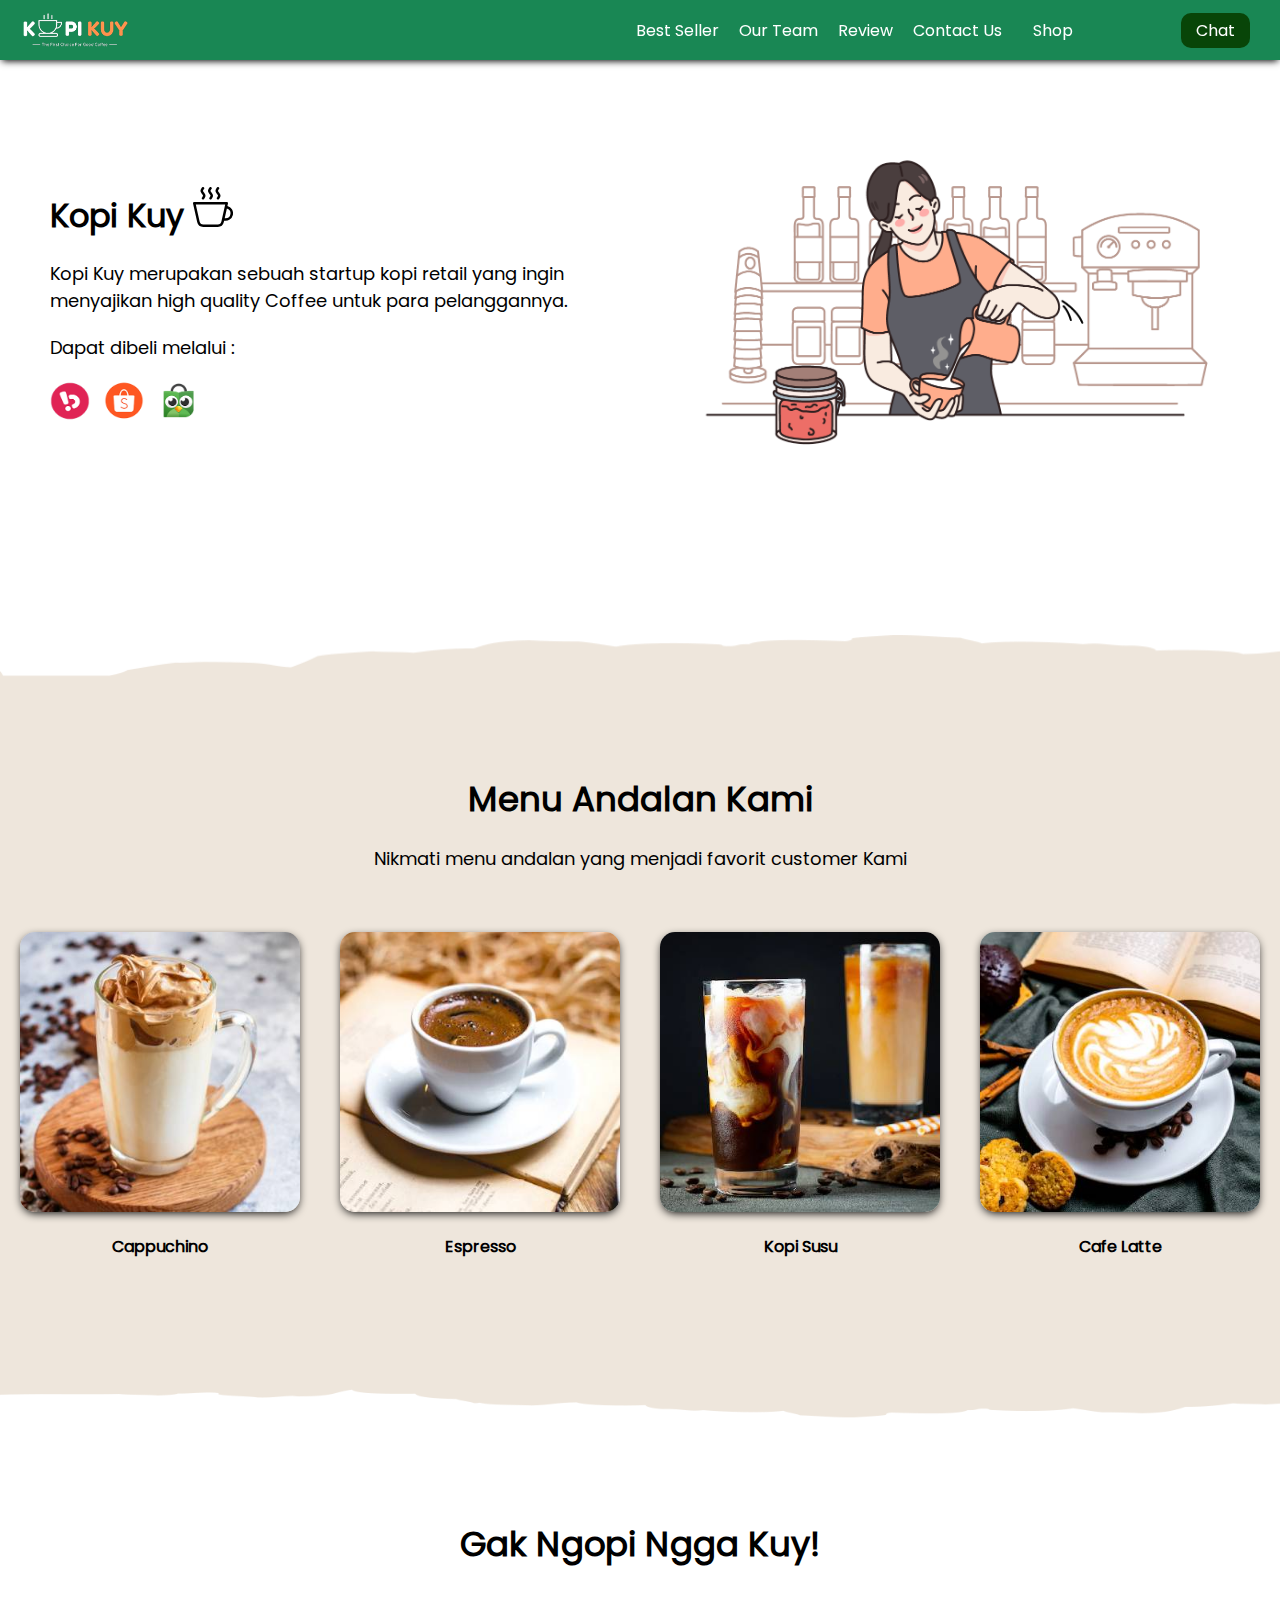
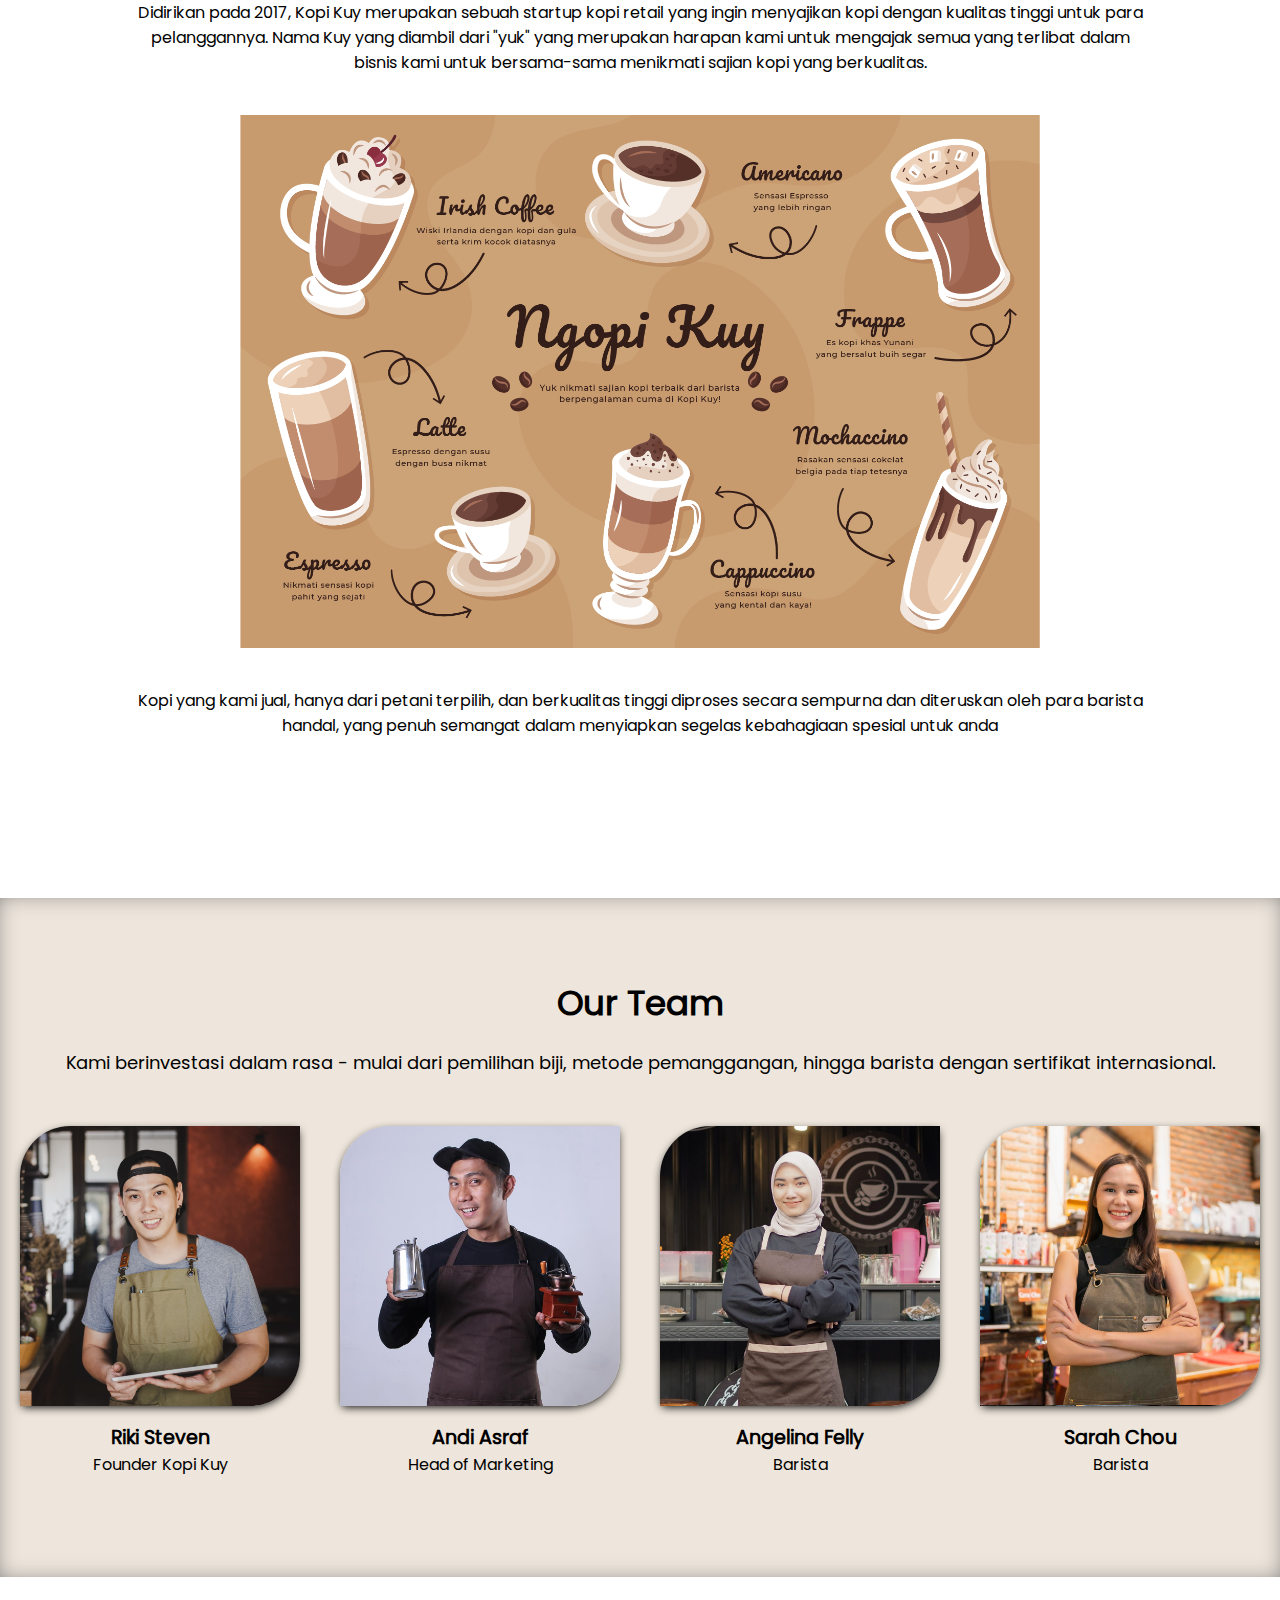
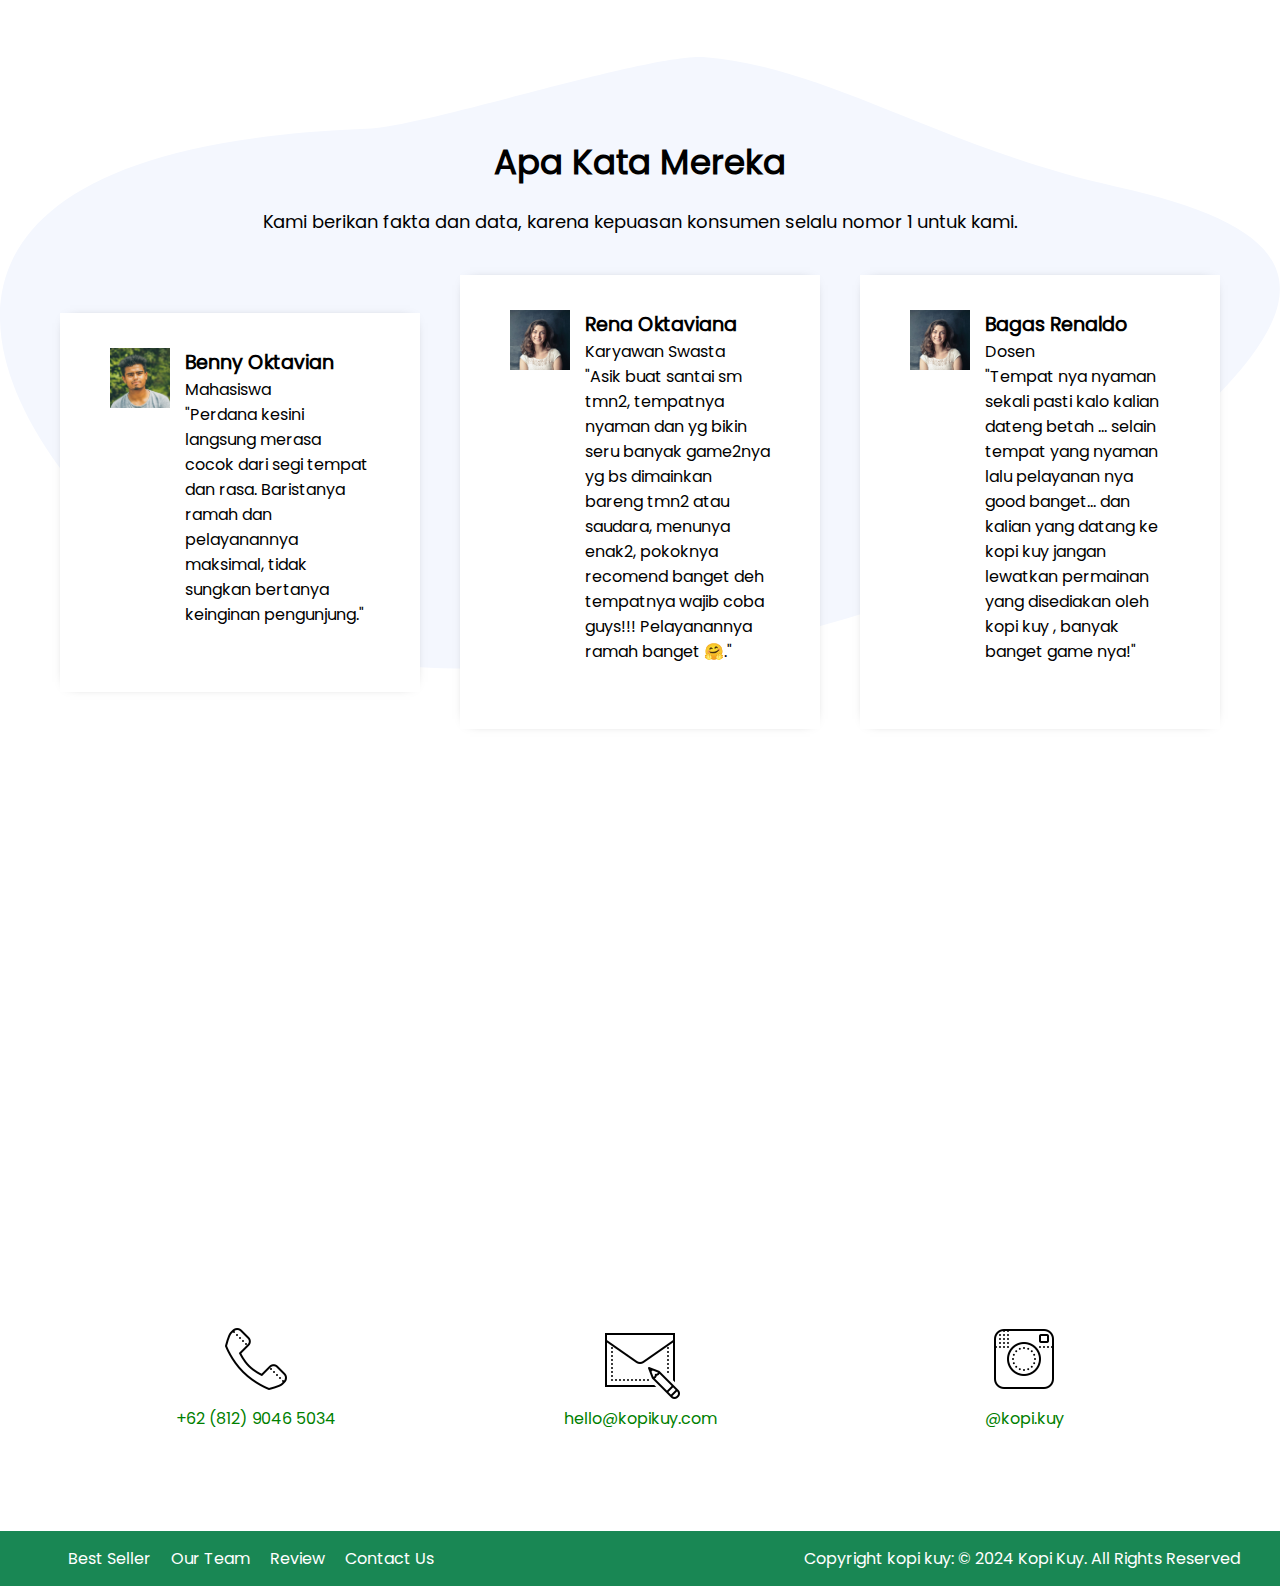
<file: index.html>
<!DOCTYPE html>
<html lang="id">

<head>
    <meta charset="UTF-8">
    <meta http-equiv="X-UA-Compatible" content="IE=edge">
    <meta name="viewport" content="width=device-width, initial-scale=1.0">
    <link rel="shortcut icon" href="images/favicon.ico" type="image/x-icon">
    <title>Website Kopi Kuy</title>
    <link rel="stylesheet" href="css/style.css">
</head>

<body>
    <nav>
        <img class="logo" src="images/logo/logo_kuy.png">
        <div class="navigasi">
            <a href="#best-seller">Best Seller</a>
            <a href="#our-team">Our Team</a>
            <a href="#review">Review</a>
            <a href="#contact-us">Contact Us</a>
        </div>
        <a class="shop" href="produk.html">Shop</a>
        <a class="chat" href="https://wa.me/628123456?text=Saya ingin bertanya" target="_blank">Chat</a>
    </nav>

    <!--Tulis kode header mulai di baris 28-->

    <header>
        <div class="kiri">
            <h1>
                Kopi Kuy <img src="images/icon/icon_kopi.svg
                " alt="">
            </h1>
            <p>
                Kopi Kuy merupakan sebuah startup kopi retail yang ingin menyajikan
                high quality Coffee untuk para pelanggannya.
            </p>
            <p>
                Dapat dibeli melalui :
            </p>
            <div class="olshop">
                <img src="images/logo/logo_bukalapak.png" alt="">
                <img src="images/logo/logo_shopee.png" alt="">
                <img src="images/logo/logo_tokopedia.png" alt="">
            </div>
        </div>
        <div class="kanan">
            <img src="images/header/header1.png" alt="">
        </div>
    </header>

    <section class="best-seller" id="best-seller">
        <h2>
            Menu Andalan Kami
        </h2>
        <p>
            Nikmati menu andalan yang menjadi favorit customer Kami
        </p>
        <div class="produk">
            <img src="images/produk/product_capuchino.jpg" alt="">
            <p>
                Cappuchino
            </p>
        </div>
        <div class="produk">
            <img src="images/produk/product_espresso.jpg" alt="">
            <p>
                Espresso
            </p>
        </div>
        <div class="produk">
            <img src="images/produk/product_kopi_susu.jpg" alt="">
            <p>
                Kopi Susu
            </p>
        </div>
        <div class="produk">
            <img src="images/produk/product_latte.jpg" alt="">
            <p>
                Cafe Latte
            </p>
        </div>



    </section>

    <section class="about-us" id="about-us">
        <h2>
            Gak Ngopi Ngga Kuy!
        </h2>
        <p>
            Didirikan pada 2017, Kopi Kuy merupakan sebuah startup kopi retail
            yang ingin menyajikan kopi dengan kualitas tinggi untuk para pelanggannya.
            Nama Kuy yang diambil dari "yuk" yang merupakan harapan kami untuk mengajak semua
            yang terlibat dalam bisnis kami untuk bersama-sama menikmati sajian kopi yang berkualitas.
        </p>
        <img src="images/about-us/aset_kopi_jumbo.png" alt="">
        <p>
            Kopi yang kami jual, hanya dari petani terpilih, dan berkualitas tinggi diproses
            secara sempurna dan diteruskan oleh para barista handal, yang penuh semangat
            dalam menyiapkan segelas kebahagiaan spesial untuk anda

        </p>
    </section>

    <section class="our-team" id="our-team">
        <h2>
            Our Team
        </h2>
        <p>
            Kami berinvestasi dalam rasa - mulai dari pemilihan biji, metode pemanggangan,
            hingga barista dengan sertifikat internasional.

        </p>
        <div class="team">
            <img src="images/team/team1.jpg" alt="">
            <h3>
                Riki Steven
            </h3>
            <p>
                Founder Kopi Kuy

            </p>

        </div>
        <div class="team">
            <img src="images/team/team2.jpg" alt="">
            <h3>
                Andi Asraf
            </h3>
            <p>
                Head of Marketing
            </p>
        </div>
        <div class="team">
            <img src="images/team/team3.jpg" alt="">
            <h3>
                Angelina Felly
            </h3>
            <p>
                Barista

            </p>
        </div>
        <div class="team">
            <img src="images/team/team4.jpg" alt="">
            <h3>
                Sarah Chou
            </h3>
            <p>
                Barista
            </p>
        </div>
    </section>
    <section class="review" id="review">
        <h2>
            Apa Kata Mereka

        </h2>
        <p>
            Kami berikan fakta dan data, karena kepuasan konsumen selalu nomor 1 untuk kami.
        </p>
        <div class="testimoni">
            <img src="images/customer/customer1.jpg" alt="">
            <div class="profile">
                <h3>
                    Benny Oktavian
                </h3>
                <p>
                    Mahasiswa
                </p>
                <p>
                    "Perdana kesini langsung merasa cocok dari segi tempat dan rasa.
                    Baristanya ramah dan pelayanannya maksimal, tidak sungkan bertanya keinginan pengunjung."
                </p>
            </div>
        </div>
        <div class="testimoni">
            <img src="images/customer/customer2.jpg" alt="">
            <div class="profile">
                <h3>
                    Rena Oktaviana
                </h3>
                <p>
                    Karyawan Swasta
                </p>
                <p>
                    "Asik buat santai sm tmn2, tempatnya nyaman dan yg bikin seru banyak game2nya
                    yg bs dimainkan bareng tmn2 atau saudara, menunya enak2, pokoknya recomend
                    banget deh tempatnya wajib coba guys!!! Pelayanannya ramah banget 🤗."
                </p>
            </div>

        </div>
        <div class="testimoni">
            <img src="images/customer/customer2.jpg" alt="">
            <div class="profile">

                <h3>
                    Bagas Renaldo
                </h3>
                <p>
                    Dosen
                </p>
                <p>
                    "Tempat nya nyaman sekali pasti kalo kalian dateng betah ...
                    selain tempat yang nyaman lalu pelayanan nya good banget...
                    dan kalian yang datang ke kopi kuy jangan lewatkan permainan yang disediakan
                    oleh kopi kuy , banyak banget game nya!"
                </p>
            </div>
        </div>
    </section>
    <section class="contact-us" id="contact-us">
        <iframe
            src="https://www.google.com/maps/embed?pb=!1m14!1m8!1m3!1d7932.741866032694!2d106.668581!3d-6.214715!3m2!1i1024!2i768!4f13.1!3m3!1m2!1s0x2e69f9912c7f297b%3A0xe5a3a671dae861ab!2sKopi%20kuy!5e0!3m2!1sid!2sid!4v1680617229460!5m2!1sid!2sid"
            allowfullscreen="" loading="lazy" referrerpolicy="no-referrer-when-downgrade"></iframe>
        <div class="kontak">
            <img src="images/icon/icon_phone.png" alt="">
            <p>
                +62 (812) 9046 5034
            </p>
        </div>
        <div class="kontak">
            <img src="images/icon/icon_mail.png" alt="">
            <p>
                hello@kopikuy.com
            </p>
        </div>
        <div class="kontak">
            <img src="images/icon/icon_instagram.png
                " alt="">
            <p>
                @kopi.kuy
            </p>
        </div>
    </section>

    <footer>
        <div class="navigasi">
            <a href="#best-seller">Best Seller</a>
            <a href="#our-team">Our Team</a>
            <a href="#review
                ">Review</a>
            <a href="#contact-us
                ">Contact Us</a>
        </div>
        <p>
            Copyright kopi kuy: © 2024 Kopi Kuy. All Rights Reserved
        </p>

    </footer>




</body>

</html>
</file>
<file: css/style.css>
/* Kode * di bawah ini untuk mereset tampilan setiap web browser supaya seragam */

* {
   box-sizing: border-box;
   margin: 0;
   padding: 0;
}

html {
   /* scroll-behavior: smooth agar scroll ketika klik pada navigasi menjadi halus */
   scroll-behavior: smooth;
}

/* 
Kode di bawah ini untuk mengatur nav sampai footer agar memiliki tampilan flexibel
selengkapnya akan di bahas di hari ke 3
*/

nav,
header,
section,
footer {
   /* 
      display: flex memiliki pengaturan yang dapat mengatur agar elemen
      di dalamnya memiliki ukuran yang fleksibel
      digunakan saat ada elemen yang isinya lebih dari satu kolom
   */
   display: flex;
   /* 
      align-items: center mengatur elemen di dalamnya rata tengah vertikal
   */
   align-items: center;

   /* 
      justify-content: center mengatur elemen di dalamnya rata tengah horizontal
   */
   justify-content: center;

   /* 
      flex-wrap: wrap mengatur agar jika lebar elemen berlebih, maka elemen
      akan otomatis diletakan di baris baru (tidak dipaksakan di satu baris)
   */
   flex-wrap: wrap;
}



/* 
Kode @font-face untuk menginstall font ke dalam Website 
src adalah untuk lokasi fontnya, font dapat di cari di website https://fonts.google.com/
dengan memberi nama family, maka kita mendaftarkan font tersebut ke dalam website
*/

@font-face {
   src: url(../fonts/poppins.woff2);
   font-family: 'Poppins';
}

body {
   /* 
   mendaftarkan semua teks pada body menjadi family Poppins 
   kenapa pada body? karena elemen body membungkus semua elemen dari nav section sampai footer
   */
   font-family: 'Poppins';
}

/*
Misalnya ada font dari google yang bernama Irish Grover yang berada di:
https://fonts.gstatic.com/s/irishgrover/v23/buExpoi6YtLz2QW7LA4flVgv__RP.woff2

maka bisa coba copy kode berikut untuk menginstall font tadi:

@font-face {
  font-family: 'Irish Grover';
  font-style: normal;
  font-weight: 400;
  src: url(https://fonts.gstatic.com/s/irishgrover/v23/buExpoi6YtLz2QW7LA4flVgv__RP.woff2) format('woff2');
}

Jika kode di atas sudah di copy
Nanti pada element yang ingin menggunakan font Irish Grover Tadi, tinggal diganti font-familynya
misal mau mengganti h1 dan h2 maka kodenya sebagai berikut:

h1,h2 {
   font-family: 'Irish Grover';
}

*/


a {
   /* menghilangkan garis bawah pada link */
   text-decoration: none;

   /* 
   color: adalah untuk mengganti warna tulisan.
   color:unset digunakan pada a untuk menghilangkan warna bawaan pada link (biasanya warna biru) 
   */
   color: unset;
}

h2 {
   /* mengatur ukuran huruf ke 34 pixel */
   font-size: 34px;
}

h3 {
   /* mengatur ukuran huruf ke 1.2rem */
   font-size: 1.2rem;
}

h1,
h2,
h3 {
   /* mengatur tebal huruf bisa bold, normal*/
   font-weight: bold;
}

img {
   /* 
      kode max-width artinya lebar maksimal
      mengatur agar semua elemen img memiliki lebar maksimal 100% agar
      besar gambar tidak melebihi layar ataupun elemen pembungkus
   */
   max-width: 100%;
}

/* Navigasi */

nav {
   /* 
   background-color mengatur warna latar belakang 
   untuk pengguna hp, pergantian warna tidak bisa seperti vs code
   hanya dapat menggunakan warna bahasa inggris seperti: red, green, brown, purple dsb
   untuk pengguna vscode silahkan arahkan mouse ke kotak warna di bawah
   untuk mengganti warna sesuai keinginan
   */
   background-color: #198754;

   /* box-shadow membuat efek bayangan */
   box-shadow: 0 3px 7px -2px #000;

   /* width mengatur lebar elemen. 100% agar lebarnya full dari kiri sampai kanan layar */
   width: 100%;

   /* 
   padding digunakan untuk memberi jarak ke dalam. 
   efeknya bila digunakan pada elemen yang memiliki warna latar akan membuat elemen tersebut 'gemuk'
   padding-top artinya jarak ke atas, nilai padding dapat berupa
   padding-top, padding-bottom, padding-left, padding-right
   */
   padding-top: 10px;
   padding-bottom: 10px;

   /* 
   position mengatur posisi elemen, position:fixed supaya elemen nav akan ikut menempel di atas layar
   saat kita scroll ke bawah. Jika ingin navigasi gak nempel, bisa menggunakan position:static;
   */
   position: fixed;

   /* Nilai z-index semakin besar, maka elemen akan semakin di depan */
   z-index: 500;
}

img.logo {
   /* height mengatur tinggi elemen */
   height: 40px;
   /* penjelasan margin mirip dengan padding, fungsinya untuk memberi jarak pada elemen */
   margin-left: 20px;
}

div.navigasi {
   margin-left: auto;
   margin-right: 15px;
}

nav a {
   color: #fff;
   padding-left: 8px;
   padding-right: 8px;
}

a.shop {
   margin-right: 100px;
}

a.chat {
   margin-right: 30px;
   background-color: rgb(8, 69, 8);
   color: #fff;
   padding-top: 5px;
   padding-right: 15px;
   padding-bottom: 5px;
   padding-left: 15px;
   border-radius: 10px;
}


/* 
   PERHATIKAN bahwa dalam mengatur elemen, nama elemen langsung ditulis
   sedangkan untuk mengatur class, dibutuhkan tanda titik (.) terlebih dulu
   img {} berarti seluruh elemen dengan tag img (<img src="....">), 
   sedangkan .img artinya hanya elemen dengan class img (<img class="img" src="...">) 
*/


/* HEADER */


header,
section {
   /*
    padding mengatur jarak ke dalam
    pada padding dan margin ditambahkan top / right / bottom / top 
    untuk mengatur jarak masing-masing 
   */
   padding-top: 80px;
   padding-bottom: 80px;

   /* margin mengatur jarak ke luar */
   margin-bottom: 80px;
}

/* penulisan CSS dapat digabung dengan beberapa elemen */
header div.kiri,
header div.kanan {
   /* width mengatur lebar elemen. 50% artinya setengah ukuran elemen pembungkus */
   width: 50%;
   padding: 50px;
}

header h1 {
   margin-bottom: 20px;
}

header p {
   /* font-size digunakan untuk mengatur ukuran huruf */
   font-size: 18px;
   margin-bottom: 20px;
}

div.olshop img {
   width: 40px;
   /* aspect-ratio:1 agar tinggi menyesuaikan width */
   aspect-ratio: 1;
   margin-right: 10px;
}

/* Best Seller */

section.best-seller {
   position: relative;

   /* background-color mengatur warna latar belakang elemen */
   background-color: #EEE6DC;

   /* text-align mengatur rata tulisan, bisa bernilai: left, right, center, justify */
   text-align: center;
}

/* 
terkait position, after, dan before memerlukan pemahaman mendalam
terkait layout pada CSS untuk dapat memahami secara penuh 
*/

section.best-seller::before,
section.best-seller::after {
   position: absolute;
   content: "";
   width: 100%;
   height: 76px;

   /* background-image untuk menambahkan gambar sebagai background */
   background-image: url(../images/background/garis-atas.png);

   /*background-size agar gambar latar menyesuaikan tinggi / lebar elemen */
   background-size: cover;

   top: -60px;
   left: 0;
}

section.best-seller::after {
   height: 60px;
   background-image: url(../images/background/garis-bawah.png);
   top: unset;
   bottom: -60px;
}

section.best-seller h2 {
   margin-bottom: 20px;
   width: 100%;
}

/* 
Penulisan section.best-seller > p berarti mengatur elemen p yang langsung
di bungkus oleh elemen <section class="best-seller">
aturan ini tidak berlaku untuk elemen <p> yang ada di dalam <div class="produk">
*/

section.best-seller>p {
   font-size: 18px;
   margin-bottom: 40px;
   width: 100%;
}

div.produk {
   /* 
      Penulisan padding dan margin seperti padding:20px ini penulisan singkat 
      yang berarti top, right, bottom, left nilainya sama, yaitu 20px 
   */
   padding: 20px;
   width: 25%;
}

div.produk img {
   /* transition membuat animasi transisi dari perubahan style, 0.3s berarti 0.3 detik */
   transition: all 0.3s ease;

   /* border-radius  Membuat sudut membulat */
   border-radius: 15px;

   /* box-shadow membuat efek bayangan */
   box-shadow: 0 3px 10px -2px #000;
}

/*

kode div.produk img:hover akan dijalankan saat mouse ada di atas elemen <img> yang ada
di dalam <div class="produk"> 
karena ada efek transition pada div.produk img 
maka akan menghasilkan efek animasi yang smooth

*/
div.produk img:hover {

   /* membuat transformasi, bisa berupa scale(1.05), rotate(180deg), translateY(-50px), dsb */
   transform: scale(0.9);
   border-radius: 50%;
}

div.produk p {
   margin-top: 15px;
   font-weight: bold;
}



/* About US */

section.about-us {
   /* max-width: 80%; mengatur lebar maksimal elemen tidak boleh melebihi 80% layar */
   max-width: 80%;

   /* margin-left dan margin-right auto akan membuat posisi elemen berada di tengah */
   margin-left: auto;
   margin-right: auto;
   text-align: center;
}

section.about-us h2 {
   margin-bottom: 30px;
   width: 100%;
}

section.about-us img {
   /* 
      Penulisan width: 800px dan max-width: 100% mengatur agar
      elemen memiliki lebar 800px namun tidak boleh melebihi 100% ukuran layar
   */
   width: 800px;
   max-width: 100%;
   margin: auto;
}

/*
section.about-us p:nth-child(2) berarti mengatur elemen ke 2 dengan jenis <p>
yang ada di dalam <section class="about-us">
*/

section.about-us p:nth-child(2) {
   margin-bottom: 40px;
}

section.about-us p:nth-child(4) {
   margin-top: 40px;
}


/* OUR TEAM */

section.our-team {
   background-color: #EEE6DC;
   box-shadow: inset 0px 0px 23px -6px #707070;
   text-align: center;
}

section.our-team h2 {
   margin-bottom: 20px;
   width: 100%;
}

section.our-team>p {
   margin-bottom: 30px;
   font-size: 18px;
   width: 800px;
   max-width: 90%;
   margin-left: auto;
   margin-right: auto;
   width: 100%;
}

div.team {
   width: 25%;
   padding: 20px;
}

div.team img {
   width: 100%;
   aspect-ratio: 1/1;
   object-fit: cover;
   box-shadow: 0 3px 10px -2px #000;
   border-radius: 50px 0px 50px 0px;
   margin-bottom: 10px;
}


/* REVIEW */

section.review {
   background-image: url(../images/background/bg-review.svg);
   /* 
      background-size: contain;
      membuat gambar latar belakang tidak terpotong
   */
   background-size: contain;

   /* 
      background-repeat: no-repeat;
      membuat gambar latar belakang tidak diulang (duplikat)
   */
   background-repeat: no-repeat;
   padding-left: 40px;
   padding-right: 40px;
   justify-content: space-around;
   /* align-items: stretch; membuat tinggi elemen di dalam .review .baris seragam */
   text-align: center;
}

section.review h2 {
   margin-bottom: 20px;
   width: 100%;
}

section.review>p {
   margin-bottom: 40px;
   font-size: 18px;
   width: 100%;
}

div.testimoni {
   width: 30%;
   display: flex;
   flex-wrap: wrap;
   padding: 35px 50px;
   box-shadow: 0px 0px 12px -10px #000;
   background-color: #fff;
}

div.testimoni img {
   width: 60px;
   height: 60px;
   margin-right: 15px;
   object-fit: cover;
}

div.profile {
   text-align: left;
   display: block;
   margin-bottom: 30px;
   width: calc(100% - 75px);
}

div.profile p {
   width: 100%;
   text-align: left;
}

div.testimoni>p {
   width: 100%;
   text-align: left;
}

*[data-from="tmp"]>* {
   position: relative;
}

*[data-from="tmp"]>*:nth-child(1):before {
   position: absolute;
   color: red;
   bottom: 40px;
   content: "prakerja";
   font-size: 13px;
   z-index: 10;
   text-decoration: line-through;
}

/* CONTACT US */
section.contact-us {
   margin-bottom: 20px;
}

section.contact-us iframe {
   width: 100%;
   height: 300px;
   border: 0;
}

div.kontak {
   width: 30%;
   /* color mengatur warna tulisan */
   color: green;
   text-align: center;
   margin-top: 50px;
}


/* FOOTER */

footer {
   background-color: #198754;
   padding-top: 15px;
   padding-bottom: 15px;
   color: #fff;
   padding-right: 40px;
   padding-left: 40px;
}

footer div.navigasi {
   margin-left: 20px;
   margin-right: auto;
}

footer div.navigasi a {
   padding: 8px;
}



/* UNTUK kode RESPONSIF hari ke 3 tulis DI BAWAH sini */
@media (max-width:600px) {

   div.navigasi {
      display: none
   }

   a.shop {
      margin-right: 15px;
      margin-left: auto;
   }

   header div.kiri,
   header div.kanan {
      width: 100%;
      padding: 30px;
      text-align: center;
   }

   div.team,
   div.produk,
   div.kontak {
      width: 50%;
   }

   div.testimoni {
      width: 100%;
      margin-bottom: 24px;
   }

}


/* Kode CSS Selesai di sini */
</file>
